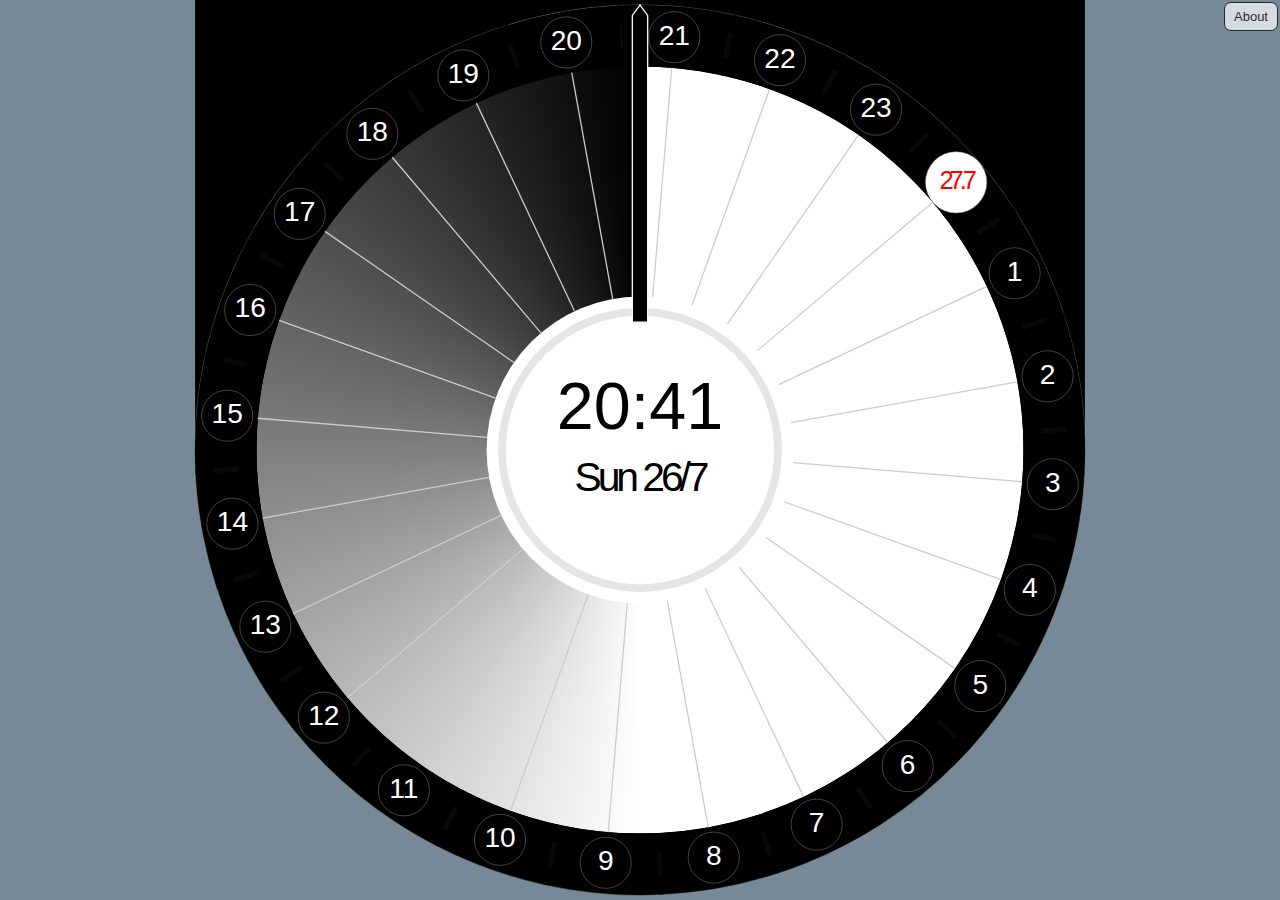
<file: index.html>
<!DOCTYPE html>

<html>

<head>
   <title>Clocker</title>
   <meta name="viewport" content="width=device-width, initial-scale=1.0">
   <link rel="stylesheet" href="style.css">
</head>

<body>


   <div class="hide" id="about">
      <h1>Clocker.</h1>
      <h3><i>Plan your days circularly</i></h3>
      <hr />
      <p>
         <br />
         Try dragging the hour digits to rotate the entire clock.<br />
         Written in pure HTML, CSS and Javascript.<br />
         This project uses the IndexedDB API to store events locally. Graphics were made using SVG and Javascript.
         <hr />
         <a href="https://www.github.com/iwarshavsky">GITHUB</a>
      </p>

   </div>
   <script>
      let about = document.querySelector("#about");
      
      function toggle_about(el)
      {
         
         if (about.classList.contains("hide")) {
            el.innerHTML = "Hide";
            about.classList.remove("hide");
         } else {
            el.innerHTML = "About";
            about.classList.add("hide");    
         }
      }
   </script>
   <div id="toggle_about" onclick="toggle_about(this)">About</div>
   </div>

   <svg id="clock" xmlns="http://www.w3.org/2000/svg"></svg>
   <script src="script.js"></script>
   <div id="myModal" class="modal">

      <div class="modal-content message">
         <div class="modal-headerfooter">
            <span class="close">&times;</span>
            <h2 class="modal-title"></h2>
         </div>
         <div class="modal-body">
         </div>
      </div>
      <div class="modal-content form">
         <div class="modal-headerfooter">
            <span class="close">&times;</span>
            <h2 class="modal-title">Title</h2>
         </div>
         <form>
            <!--https://www.sanwebe.com/2014/08/css-html-forms-designs-->
            <ul class="form-style-1">
               <li><label>Title</label>
                  <div>
                     <input type="text" name="title" class="field-long" required autocomplete="off" autofocus="true" />

                  </div>
                  <script>
                     function change(el) {
                        document.querySelector('[name="color"]').value = el.dataset.color;
                     }

                  </script>
                  <div id="color_picker">
                     <div data-color="#000000" style="background-color: #000000;" onclick="change(this)"></div>
                     <div data-color="#ee0000" style="background-color: #ee0000;" onclick="change(this)"></div>
                     <div data-color="#ff8800" style="background-color: #ff8800;" onclick="change(this)"></div>
                     <div data-color="#6200ff" style="background-color: #6200ff;" onclick="change(this)"></div>
                     <div data-color="#0084ff" style="background-color: #0084ff;" onclick="change(this)"></div>
                     <div data-color="#42b106" style="background-color: #42b106;" onclick="change(this)"></div>

                     <input type="color" name="color" value="#ee0000">
                  </div>
               </li>

               <li>
                  <input type="hidden" name="action" value="" />
                  <input type="hidden" name="event_ID" value="" />
               </li>
               <input type="submit" class="formSubmit" value="Submit" /><input type="button"
                  class="formDelete white noSelect" value="Delete">


               <table>
                  <tr>
                     <td>
                        <li>

                           <label for="dateStart" class="field-divided" placeholder="First">From:</label>

                           <input type="datetime-local" id="dateStart" name="dateStart" value="" min="" required
                              class="field-divided" placeholder="dd/mm/yyyy">
                        </li>
                     </td>
                     <td>
                        <li><label for="dateEnd" class="field-divided" placeholder="Second">To:</label>

                           <input type="datetime-local" id="dateEnd" name="dateEnd" value="" min="" required
                              class="field-divided" placeholder="Second">
                        </li>
                     </td>
                  </tr>
               </table>
               <li>
                  <label>Description</label>
                  
                  <textarea name="description" id="field5" class="field-long field-textarea" autocomplete="off"></textarea>
               </li>


            </ul>
         </form>
         <div class="modal-headerfooter">
         </div>
      </div>
   </div>

</body>

</html>
</file>
<file: style.css>
.event {
    transition: 0.5s;
 }

 .hourRing {
    cursor: grab;
 }

 .hourRing.rotate,
 body.rotate {
    cursor: grabbing;
 }

 svg {
    user-select: none;
 }

 .hide {
    visibility: hidden;
    opacity: 0;
 }

 .updatable_group {
    user-select: none;
 }

 .blurRotation {
    /*transition: 1s;*/
    filter: blur(3px);
 }

 body {
    margin: 0px;
    text-align: center;
    overscroll-behavior-y: contain;
    font-family: "Lucida Sans Unicode", "Lucida Grande", sans-serif;
            background-color: lightslategrey;
    touch-action: none;
 }

 path.baseHourSelectedStart {
    fill: red;

 }

 path.baseHourSelectedEnd {
    fill: green;

 }

 .pathEvent:hover {

    stroke: black;
    stroke-width: 3px;
    stroke-opacity: 0.5;
    cursor: pointer;
 }


 /*foreignObject */
 .noSelect {
    -webkit-touch-callout: none;
    /* iOS Safari */
    -webkit-user-select: none;
    /* Safari */
    -khtml-user-select: none;
    /* Konqueror HTML */
    -moz-user-select: none;
    /* Old versions of Firefox */
    -ms-user-select: none;
    /* Internet Explorer/Edge */
    user-select: none;
    /* Non-prefixed version, currently
                             supported by Chrome, Opera and Firefox */
 }

 /* The Modal (background) */
 .modal {

    display: none;
    /* Hidden by default */
    position: fixed;
    /* Stay in place */
    z-index: 1;
    /* Sit on top */
    padding-top: 50px;
    /* Location of the box */
    left: 0;
    top: 0;
    width: 100%;
    /* Full width */
    height: 100%;
    /* Full height */
    overflow: auto;
    /* Enable scroll if needed */
    background-color: rgb(0, 0, 0);
    /* Fallback color */
    background-color: rgba(0, 0, 0, 0.4);
    /* Black w/ opacity */
    -webkit-animation-name: animatemodal;
    -webkit-animation-duration: 0.7s;
    animation-name: animatemodal;
    animation-duration: 0.7s;

 }

 /* Modal Content */
 .modal-content {
    display: none;
    position: relative;
    word-wrap: break-word;
    background-color: #fefefe;
    margin: auto;
    padding: 0;
    border: 1px solid #888;
    width: 60vw;
    box-shadow: 0 4px 8px 0 rgba(0, 0, 0, 0.2), 0 6px 20px 0 rgba(0, 0, 0, 0.19);
    -webkit-animation-name: animatetop;
    -webkit-animation-duration: 0.7s;
    animation-name: animatetop;
    animation-duration: 0.7s
 }

 /* .modal-content.opened {
    display: inherit;
 } */
 .modal-headerfooter {
    padding: 2px 16px;
    min-height: 10px;
    background-color: rgba(29, 68, 100, 0.671);
 }

 .modal-headerfooter.modalError {
    background-color: #cf0f01;
    color: white;
 }

 .modal-headerfooter.modalSuccess {
    background-color: #5cb85c;
    color: white;
 }

 .modal-title {
    color: white;
    text-align: left;
    padding-left: 40px;
    /* padding-top: 25px; */
 }

 /* Add Animation */
 @-webkit-keyframes animatetop {
    from {
       top: -300px;
       opacity: 0
    }

    to {
       top: 0;
       opacity: 1
    }
 }

 @keyframes animatetop {
    from {
       top: -300px;
       opacity: 0
    }

    to {
       top: 0;
       opacity: 1
    }
 }

 @-webkit-keyframes animatemodal {
    from {
       background-color: rgba(0, 0, 0, 0)
    }

    to {
       background-color: rgba(0, 0, 0, 0.4)
    }
 }

 @keyframes animatemodal {
    from {
       background-color: rgba(0, 0, 0, 0)
    }

    to {
       background-color: rgba(0, 0, 0, 0.4)
    }
 }

 /* The Close Button */
 .close {
    color: white;
    float: right;
    font-size: 28px;
    font-weight: bold;
 }

 .close:hover,
 .close:focus {
    color: #000;
    text-decoration: none;
    cursor: pointer;
 }



 .modal-body {
    padding: 2px 16px;
 }

 .clockEventTitle {
    position: absolute;
    width: 100%;
    height: 100%;
    color: red;
    vertical-align: middle;
    overflow: hidden;
    /* Internet Explorer 10 */
    display: -ms-flexbox;
    -ms-flex-pack: center;
    -ms-flex-align: center;

    /* Firefox */
    display: -moz-box;
    -moz-box-pack: center;
    -moz-box-align: center;

    /* Safari, Opera, and Chrome */
    display: -webkit-box;
    -webkit-box-pack: center;
    -webkit-box-align: center;

    /* W3C */
    display: box;
    box-pack: center;
    box-align: center;
 }

 .clockEventTitle.small {
    font-size: 3px;
 }

 .clockEventTitle.normal {
    font-size: 10px;
 }


 .clockEventTitle.rotate {
    -ms-transform: rotate(180deg);
    /* IE 9 */
    -webkit-transform: rotate(180deg);
    /* Safari prior 9.0 */
    transform: rotate(180deg);
    /* Standard syntax */
 }

 .goToPresentButtonClock {
    opacity: 0.2;

 }

 .goToPresentButtonClock:hover {
    opacity: 0.7;
    cursor: pointer;
    -webkit-animation-name: addEventButtonShow;
    -webkit-animation-duration: 0.4s;
    animation-name: addEventButtonShow;
    animation-duration: 0.2s
 }

 .goToPresentButtonClockVisible {
    opacity: 0.2;
 }

 @-webkit-keyframes addEventButtonShow {
    from {
       opacity: 0.2;
    }

    to {
       opacity: 0.7;
    }
 }

 @keyframes addEventButtonShow {
    from {
       opacity: 0.2;
    }

    to {
       opacity: 0.7;
    }
 }

 @media only screen and (max-width: 600px) {

    .modal {
       font-size: 75%;
    }

    .modal-content {
       width: 100%;
    }
 }


 .form-style-1 {
    margin: 10px auto;
    max-width: 100%;
    padding: 10px 12px 10px 12px;
    font: "Lucida Sans Unicode", "Lucida Grande", sans-serif;
 }

 form {
    text-align: left;
    width: 100%;
 }

 .form-style-1 li {
    padding: 0;
    display: block;
    list-style: none;
    margin: 10px 0 0 0;
 }

 .form-style-1 label {
    margin: 0 0 3px 0;
    padding: 7px;
    display: inline;
    font-weight: bold;
 }

 .form-style-1 input[type=text],
 .form-style-1 input[type=date],
 .form-style-1 input[type=datetime],
 .form-style-1 input[type=number],
 .form-style-1 input[type=search],
 .form-style-1 input[type=time],
 .form-style-1 input[type=url],
 .form-style-1 input[type=email],
 textarea,
 select,
 input {
    box-sizing: border-box;
    -webkit-box-sizing: border-box;
    -moz-box-sizing: border-box;
    border: 1px solid #BEBEBE;
    padding: 7px;
    margin: 0px;
    resize: none;
    outline: none;
 }

 ul {
    height: 100%;
 }

 textarea {

    height: 80px;
 }

 select {
    width: 40%;
 }

 button {
    width: 24%;
 }

 .form-style-1 input[type=text]:focus,
 .form-style-1 input[type=date]:focus,
 .form-style-1 input[type=datetime]:focus,
 .form-style-1 input[type=number]:focus,
 .form-style-1 input[type=search]:focus,
 .form-style-1 input[type=time]:focus,
 .form-style-1 input[type=url]:focus,
 .form-style-1 input[type=email]:focus,
 .form-style-1 textarea:focus,
 .form-style-1 select:focus {
    -moz-box-shadow: 0 0 8px #88D5E9;
    -webkit-box-shadow: 0 0 8px #88D5E9;
    box-shadow: 0 0 8px #88D5E9;
    border: 1px solid #88D5E9;
 }


 .form-style-1 .field-long {
    width: 100%;
 }


 input[type=datetime-local] {
    width: 95%;
 }

 .form-style-1 input[type=submit],
 .form-style-1 input[type=button] {
    background: #4B99AD;
    padding: 8px 15px 8px 15px;
    border: none;
    color: #fff;
 }

 .form-style-1 input[type=submit]:hover,
 .form-style-1 input[type=button]:hover {
    background: #4691A4;
    box-shadow: none;
    -moz-box-shadow: none;
    -webkit-box-shadow: none;
 }






 .form-style-1 .required {
    color: red;
 }

 input[type=submit] {
    height: 3em;
    font-size: 25px;
    margin-top: 20px;
    margin-bottom: 20px;
    width: 100%;
 }

 label {
    display: block;
    width: 49%;
    margin: 0;
    padding-bottom: 10px;
 }

 table {
    width: 100%;
 }

 input[type=text] {
    font-size: 2em;
 }

 svg {

    vertical-align: middle;
 }

 .formDelete {
    float: right;
    width: auto;
    font-size: 0.75em;
 }

 td {
    width: 50%;
 }

 .formDelete.white:hover {
    color: #921919;
    text-shadow: red;
    text-decoration: underline;
 }

 #color_picker {
    display: flex;
    justify-content: right;
 }

 #color_picker * {
    height: 30px;
    width: 30px;
    border-radius: 3px;
    margin: 3px;
    cursor: grab;
 }

 #color_picker input {
    cursor: auto;
    padding: 0px;
 }

 #about {
    top: 0px;
    transition: 1s;
    background-color: rgb(201, 201, 201);
    position: fixed;
    align-items: center;
    justify-content: center;
    width: 100%;
    /* padding: 50px; */
    padding-top: 50px;
 }

 #toggle_about {
    position:fixed;
    top: 0px;
    right: 0px;
    user-select: none;
    padding: 6px;
border: 1px solid black;
margin: 2px;
border-radius: 7px;
background: white;
width: 40px;
opacity: 0.7;
font-size: small;
 }
</file>
